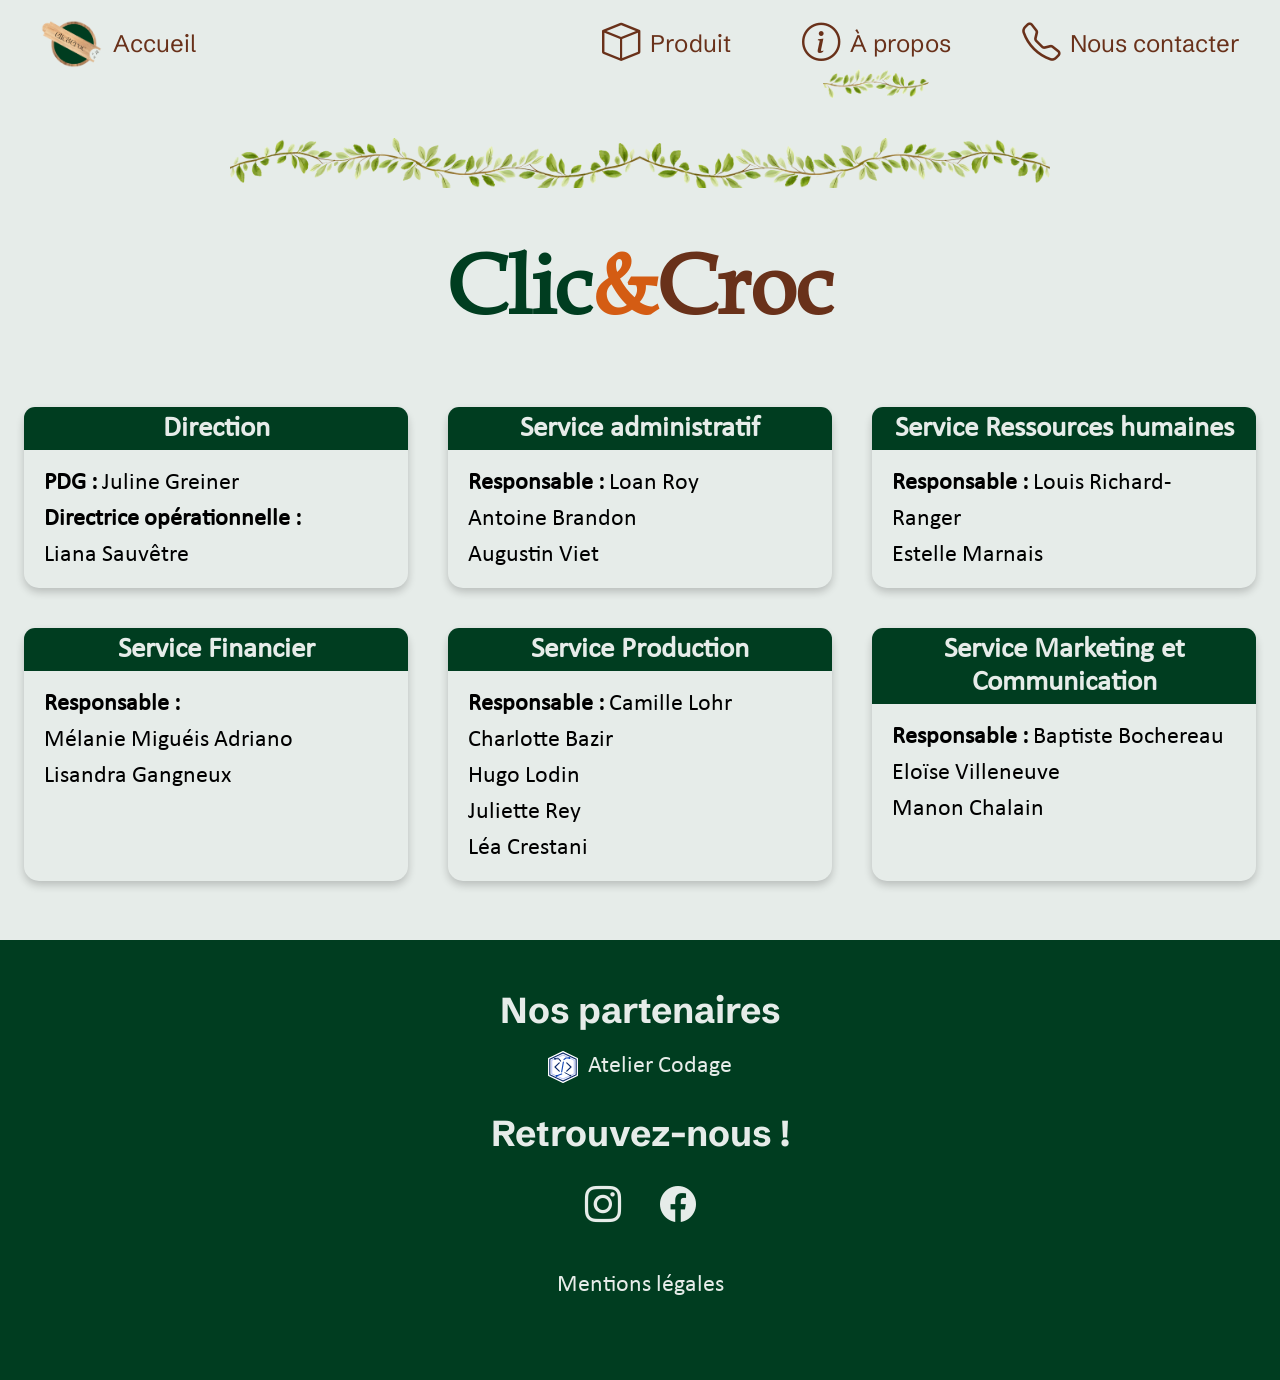
<file: pages/a-propos.html>
<!DOCTYPE html>
<html lang="fr">

<head>
    <meta charset="UTF-8">
    <meta name="viewport" content="width=device-width, initial-scale=1.0">
    <link rel="stylesheet" href="https://cdn.jsdelivr.net/npm/bootstrap-icons@1.13.1/font/bootstrap-icons.min.css">
    <link rel="preconnect" href="https://fonts.googleapis.com">
    <link rel="preconnect" href="https://fonts.gstatic.com" crossorigin>
    <link href="https://fonts.googleapis.com/css2?family=Schibsted+Grotesk:ital,wght@0,400..900;1,400..900&display=swap" rel="stylesheet">
    <link rel="stylesheet" href="../css/normalize.css">
    <link rel="stylesheet" href="../css/style.css">
    <title>À propos</title>
</head>

<body>
    
    <!-- Contenu du header : navigation ------------------------------------------------------------->
    <header>
        <nav class="nav">
                
            <!-- "Bouton" Menu (visible sur téléphone ; caché sur ordi) -->
            <input class="nav__checkbox" id="nav__checkbox" type="checkbox">

            <label for="nav__checkbox" class="nav__toggle"  aria-label="Ouvrir le menu">
                <i class="bi bi-list" aria-hidden="true"></i>
            </label>

            <!-- Liste du menu (affiché/caché sur téléphone ; visible sur ordi) -->
            <ul class="nav__ribbon">
                <li class="left">
                    <a href="../index.html">
                        <div>                            
                            <img class="logo" src="../images/logo.png" alt="Le logo de la mini-entreprise">
                            <span>Accueil</span>
                        </div>
                        <div class="underline"><img src="../images/soulignage-mini.png" alt="souligné"></div>
                    </a>
                </li>

                <li class="right">
                    <ul class="nav__list">
                        <li>
                            <a href="../pages/produit.html">
                                <div>
                                    <i class="bi bi-box"></i>
                                    <span>Produit</span>
                                </div>
                                <div class="underline"><img src="../images/soulignage-mini.png" alt="souligné"></div>
                            </a></li>
                        <li>
                            <a href="../pages/a-propos.html">
                                <div>
                                    <i class="bi bi-info-circle"></i>
                                    <span>À propos</span>
                                </div>                
                                <div class="active"><img src="../images/soulignage-mini.png" alt="souligné"></div>             
                            </a>
                        </li>
                        <li>
                            <a href="../pages/contact.html">
                                <div>
                                    <i class="bi bi-telephone"></i>
                                    <span>Nous contacter</span>
                                </div>
                                <div class="underline"><img src="../images/soulignage-mini.png" alt="souligné"></div>
                            </a>
                        </li>
                    </ul>
                </li>
            </ul>
        </nav>

        <div class="separation">
            <img class="sep1" src="../images/separation.png" alt="">
            <img class="sep2" src="../images/separation.png" alt="">
        </div>
    </header>
    
    <!-- Contenu du main : contenu général de la page, organisé par sections ------------------------>
    <main class="a-propos">
        <h2>
            <span class="name">
                <span class="vert">Clic</span><span class="orange">&</span><span class="marron">Croc</span>
            </span>
        </h2>
        <section class="organigramme">
            <section>
                <h3>Direction</h3>
                <div>
                    <p><span class="gras">PDG : </span>Juline&nbsp;Greiner</p>
                    <p><span class="gras">Directrice opérationnelle : </span>Liana&nbsp;Sauvêtre</p>
                </div>
            </section>
            <section>
                <h3>Service administratif</h3>
                <div>
                    <p><span class="gras">Responsable : </span> Loan&nbsp;Roy</p>
                    <p>Antoine&nbsp;Brandon</p>
                    <p>Augustin&nbsp;Viet</p>
                </div>
            </section>
            <section>
                <h3>Service Ressources humaines</h3>
                <div>
                    <p><span class="gras">Responsable : </span>Louis&nbsp;Richard-Ranger</p>
                    <p>Estelle&nbsp;Marnais</p>
                </div>
            </section>
            <section>
                <h3>Service Financier</h3>
                <div>
                    <p><span class="gras">Responsable : </span>Mélanie&nbsp;Miguéis&nbsp;Adriano</p>
                    <p>Lisandra&nbsp;Gangneux</p>
                </div>
            </section>
            <section>
                <h3>Service Production</h3>
                <div>
                    <p><span class="gras">Responsable : </span>Camille&nbsp;Lohr</p>
                    <p>Charlotte&nbsp;Bazir</p>
                    <p>Hugo&nbsp;Lodin</p>
                    <p>Juliette&nbsp;Rey</p>
                    <p>Léa&nbsp;Crestani</p>
                </div>
            </section>
            <section>
                <h3>Service Marketing et Communication</h3>
                <div>
                    <p><span class="gras">Responsable : </span>Baptiste&nbsp;Bochereau</p>
                    <p>Eloïse&nbsp;Villeneuve</p>
                    <p>Manon&nbsp;Chalain</p>
                </div>
            </section>
        </section>
    </main>
    
    <!-- Contenu du footer : bandeau de mentions légales -------------------------------------------->
    <footer>
        <section class="partenaires">
            <h2>Nos partenaires</h2>
            <ul class="partenaires__list">
                <li>
                    <img src="../images/logo-atelier.svg" alt="">
                    <span>Atelier Codage</span>
                </li>
            </ul>
        </section>
        
        <section class="reseaux">
            <h2>Retrouvez-nous !</h2>
            <ul class="reseaux__list">
                <li>
                    <a href="https://www.instagram.com/mini_entreprise_alcuin/" target="_blank" rel="noopener noreferrer">
                        <i class="bi bi-instagram"></i>
                    </a>
                </li>
                <li>
                    <a href="https://www.facebook.com/Mini.Alcuin" target="_blank" rel="noopener noreferrer">
                        <i class="bi bi-facebook"></i>
                    </a>
                </li>
            </ul>
        </section>
        
        <section>
            <a class="mentions" href="../pages/mentions-legales.html" target="_blank">Mentions légales</a>
        </section>
    </footer>
</body>
</html>
</file>
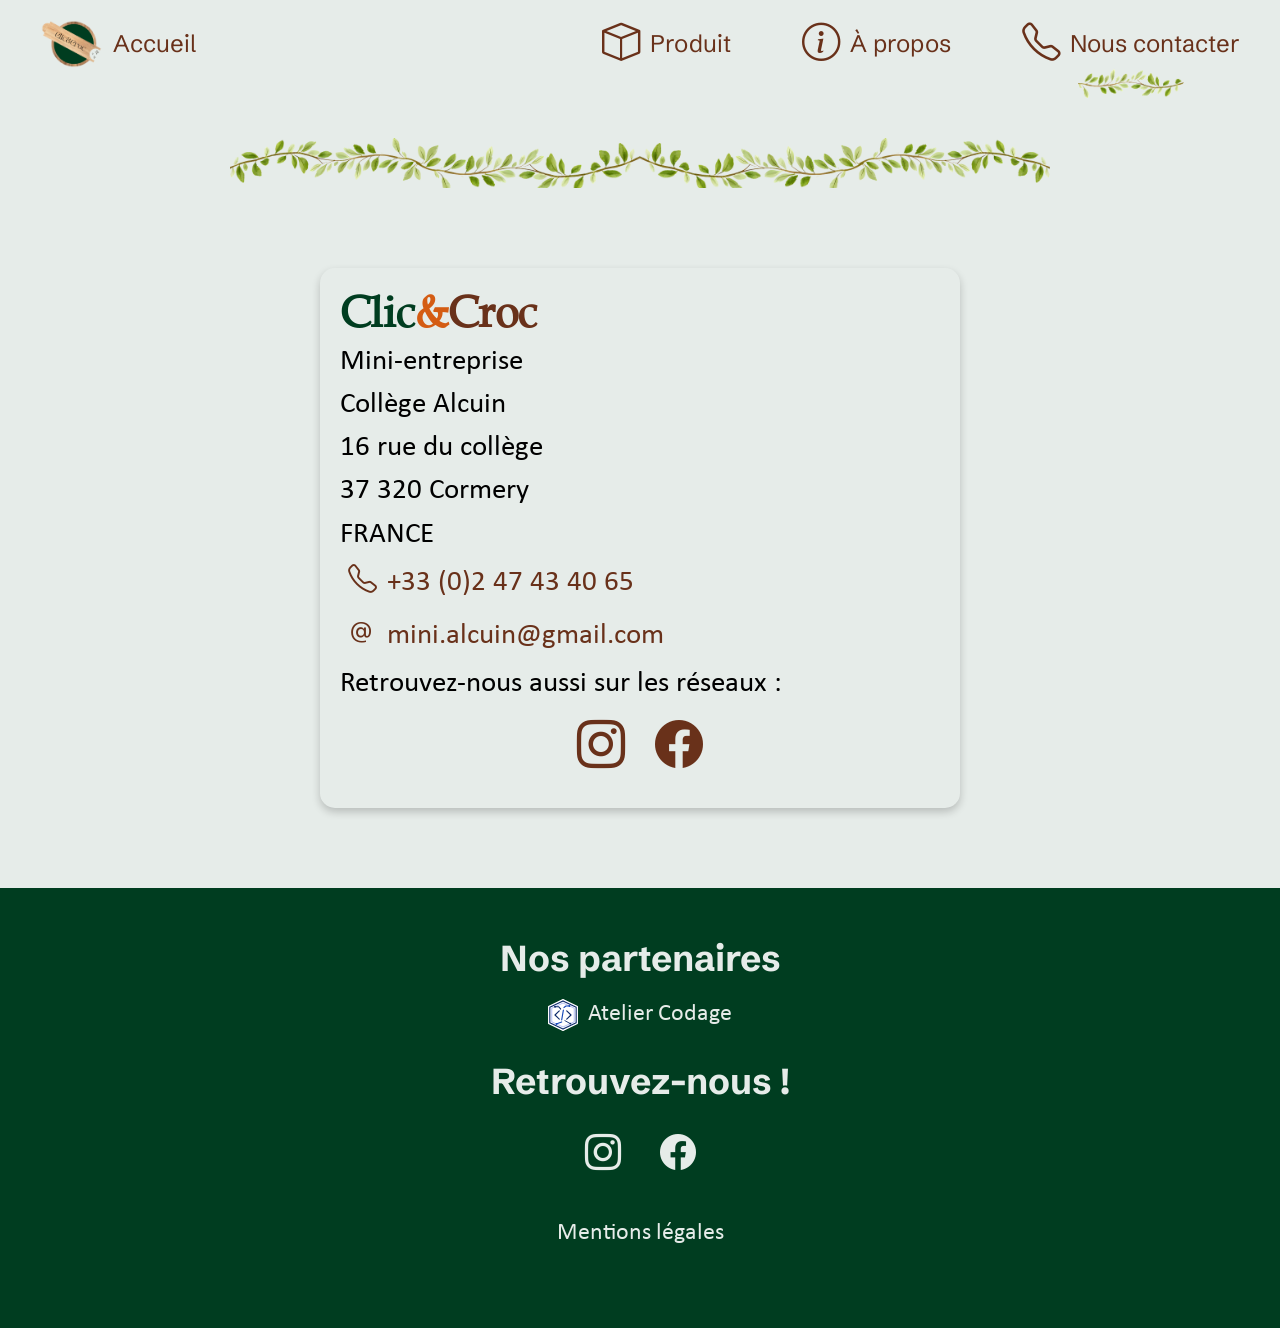
<file: pages/contact.html>
<!DOCTYPE html>
<html lang="fr">

<head>
    <meta charset="UTF-8">
    <meta name="viewport" content="width=device-width, initial-scale=1.0">
    <link rel="stylesheet" href="https://cdn.jsdelivr.net/npm/bootstrap-icons@1.13.1/font/bootstrap-icons.min.css">
    <link rel="preconnect" href="https://fonts.googleapis.com">
    <link rel="preconnect" href="https://fonts.gstatic.com" crossorigin>
    <link href="https://fonts.googleapis.com/css2?family=Schibsted+Grotesk:ital,wght@0,400..900;1,400..900&display=swap" rel="stylesheet">
    <link rel="stylesheet" href="../css/normalize.css">
    <link rel="stylesheet" href="../css/style.css">
    <title>Contact</title>
</head>

<body>
    
    <!-- Contenu du header : navigation ------------------------------------------------------------->
    <header>
        <nav class="nav">
                
            <!-- "Bouton" Menu (visible sur téléphone ; caché sur ordi) -->
            <input class="nav__checkbox" id="nav__checkbox" type="checkbox">

            <label for="nav__checkbox" class="nav__toggle"  aria-label="Ouvrir le menu">
                <i class="bi bi-list" aria-hidden="true"></i>
            </label>

            <!-- Liste du menu (affiché/caché sur téléphone ; visible sur ordi) -->
            <ul class="nav__ribbon">
                <li class="left">
                    <a href="../index.html">
                        <div>                            
                            <img class="logo" src="../images/logo.png" alt="Le logo de la mini-entreprise">
                            <span>Accueil</span>
                        </div>
                        <div class="underline"><img src="../images/soulignage-mini.png" alt="souligné"></div>
                    </a>
                </li>

                <li class="right">
                    <ul class="nav__list">
                        <li>
                            <a href="../pages/produit.html">
                                <div>
                                    <i class="bi bi-box"></i>
                                    <span>Produit</span>
                                </div>
                                <div class="underline"><img src="../images/soulignage-mini.png" alt="souligné"></div>
                            </a></li>
                        <li>
                            <a href="../pages/a-propos.html">
                                <div>
                                    <i class="bi bi-info-circle"></i>
                                    <span>À propos</span>
                                </div>                
                                <div class="underline"><img src="../images/soulignage-mini.png" alt="souligné"></div>             
                            </a>
                        </li>
                        <li>
                            <a href="../pages/contact.html">
                                <div>
                                    <i class="bi bi-telephone"></i>
                                    <span>Nous contacter</span>
                                </div>
                                <div class="active"><img src="../images/soulignage-mini.png" alt="souligné"></div>
                            </a>
                        </li>
                    </ul>
                </li>
            </ul>
        </nav>

        <div class="separation">
            <img class="sep1" src="../images/separation.png" alt="">
            <img class="sep2" src="../images/separation.png" alt="">
        </div>
    </header>
    
    <!-- Contenu du main : contenu général de la page, organisé par sections ------------------------>
    <main class="contact">
        <h3 class="name">
            <span class="vert">Clic</span><span class="orange">&</span><span class="marron">Croc</span>
        </h3>

        <div>
            Mini-entreprise
        </div>

        <address class="adresse">
            <div>Collège Alcuin</div>
            <div>16 rue du collège</div>
            <div>37 320 Cormery</div>
            <div>FRANCE</div>
        </address>

        <a href="tel:+33247434065">
            <i class="bi bi-telephone"></i>
            <span>+33 (0)2 47 43 40 65</span>
        </a>

        <a href="mailto:mini.alcuin@gmail.com">
            <i class="bi bi-at"></i>
            <span>mini.alcuin@gmail.com</span>
        </a>

        <p>Retrouvez-nous aussi sur les réseaux :</p>

        <div class="reseaux">
            <a href="https://instagram.com/mini_entreprise_alcuin" target="_blank">
                <i class="bi bi-instagram"></i>
            </a>
            <a href="https://facebook.com/Mini.Alcuin" target="_blank">
                <i class="bi bi-facebook"></i>
            </a>
        </div>
    </main>
    
    <!-- Contenu du footer : bandeau de mentions légales -------------------------------------------->
    <footer>
        <section class="partenaires">
            <h2>Nos partenaires</h2>
            <ul class="partenaires__list">
                <li>
                    <img src="../images/logo-atelier.svg" alt="">
                    <span>Atelier Codage</span>
                </li>
            </ul>
        </section>
        
        <section class="reseaux">
            <h2>Retrouvez-nous !</h2>
            <ul class="reseaux__list">
                <li>
                    <a href="https://www.instagram.com/mini_entreprise_alcuin/" target="_blank" rel="noopener noreferrer">
                        <i class="bi bi-instagram"></i>
                    </a>
                </li>
                <li>
                    <a href="https://www.facebook.com/Mini.Alcuin" target="_blank" rel="noopener noreferrer">
                        <i class="bi bi-facebook"></i>
                    </a>
                </li>
            </ul>
        </section>
        
        <section>
            <a class="mentions" href="../pages/mentions-legales.html" target="_blank">Mentions légales</a>
        </section>
    </footer>
</body>
</html>
</file>
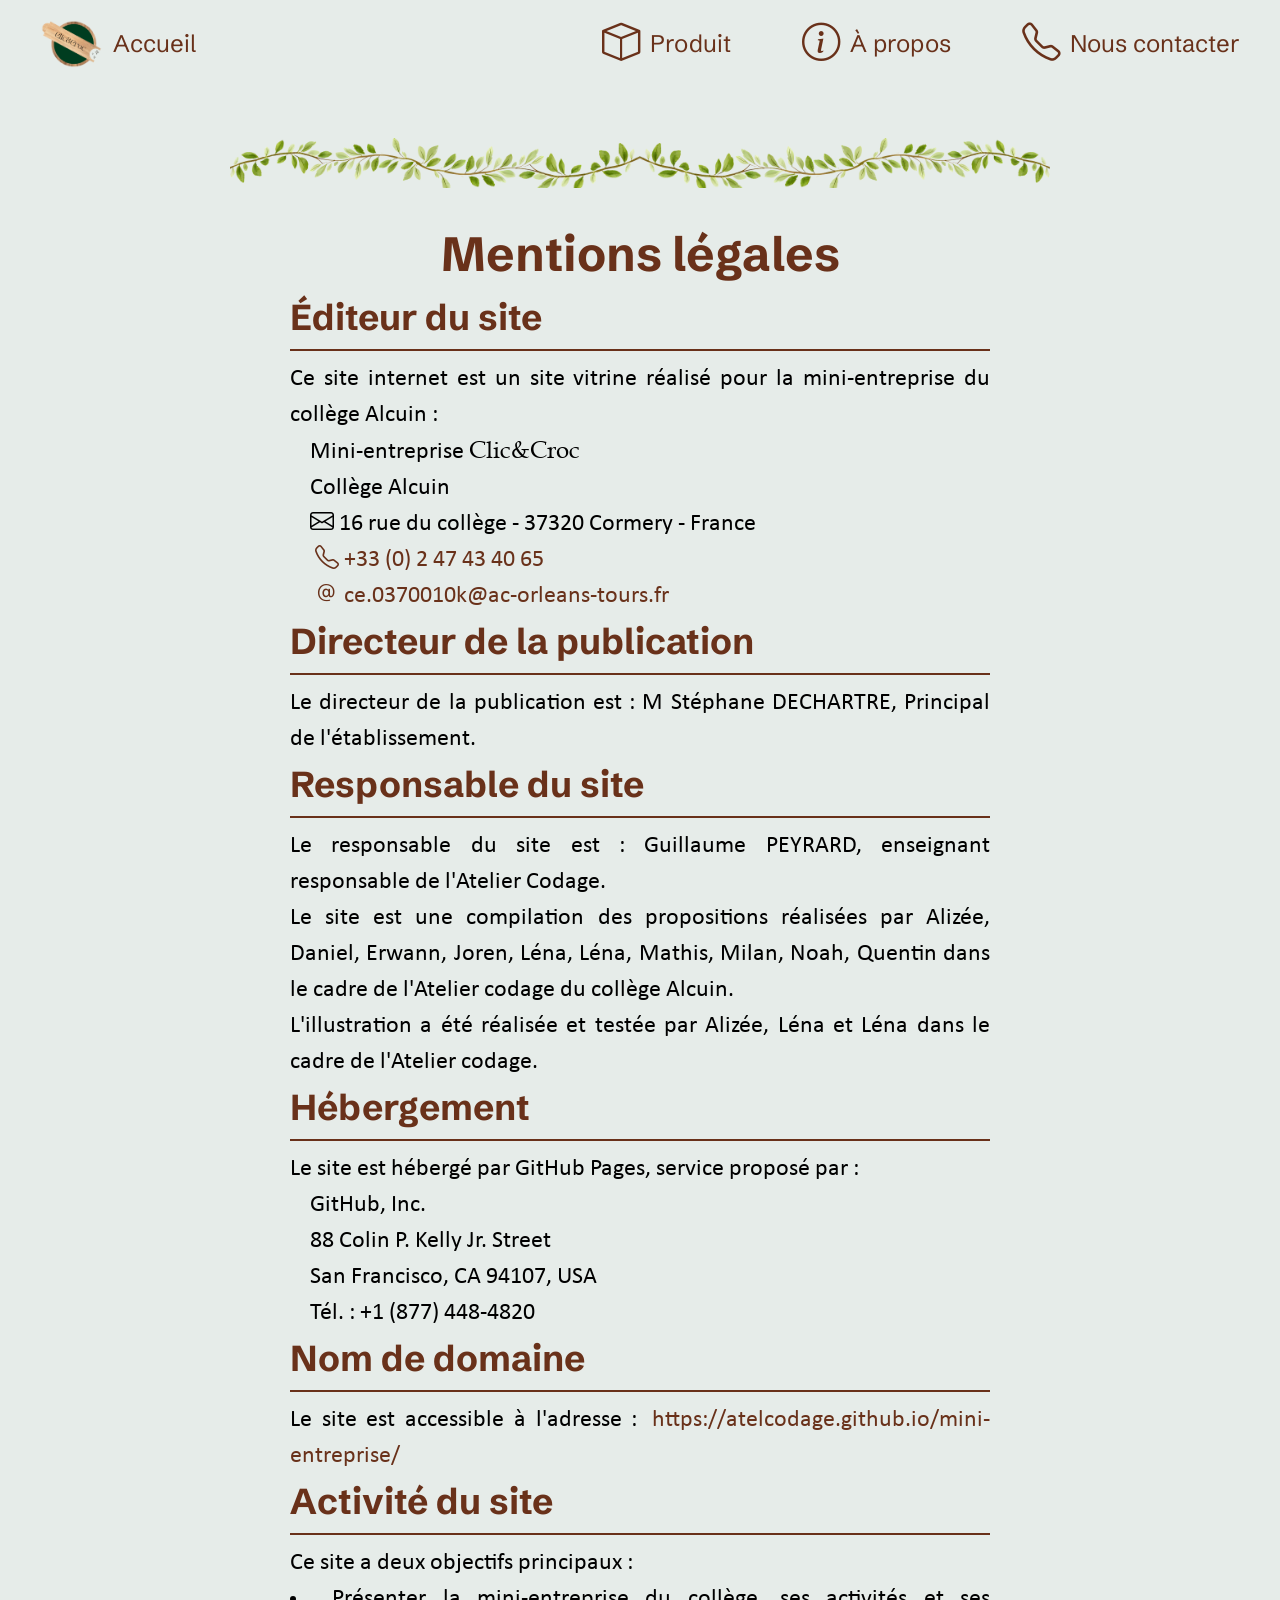
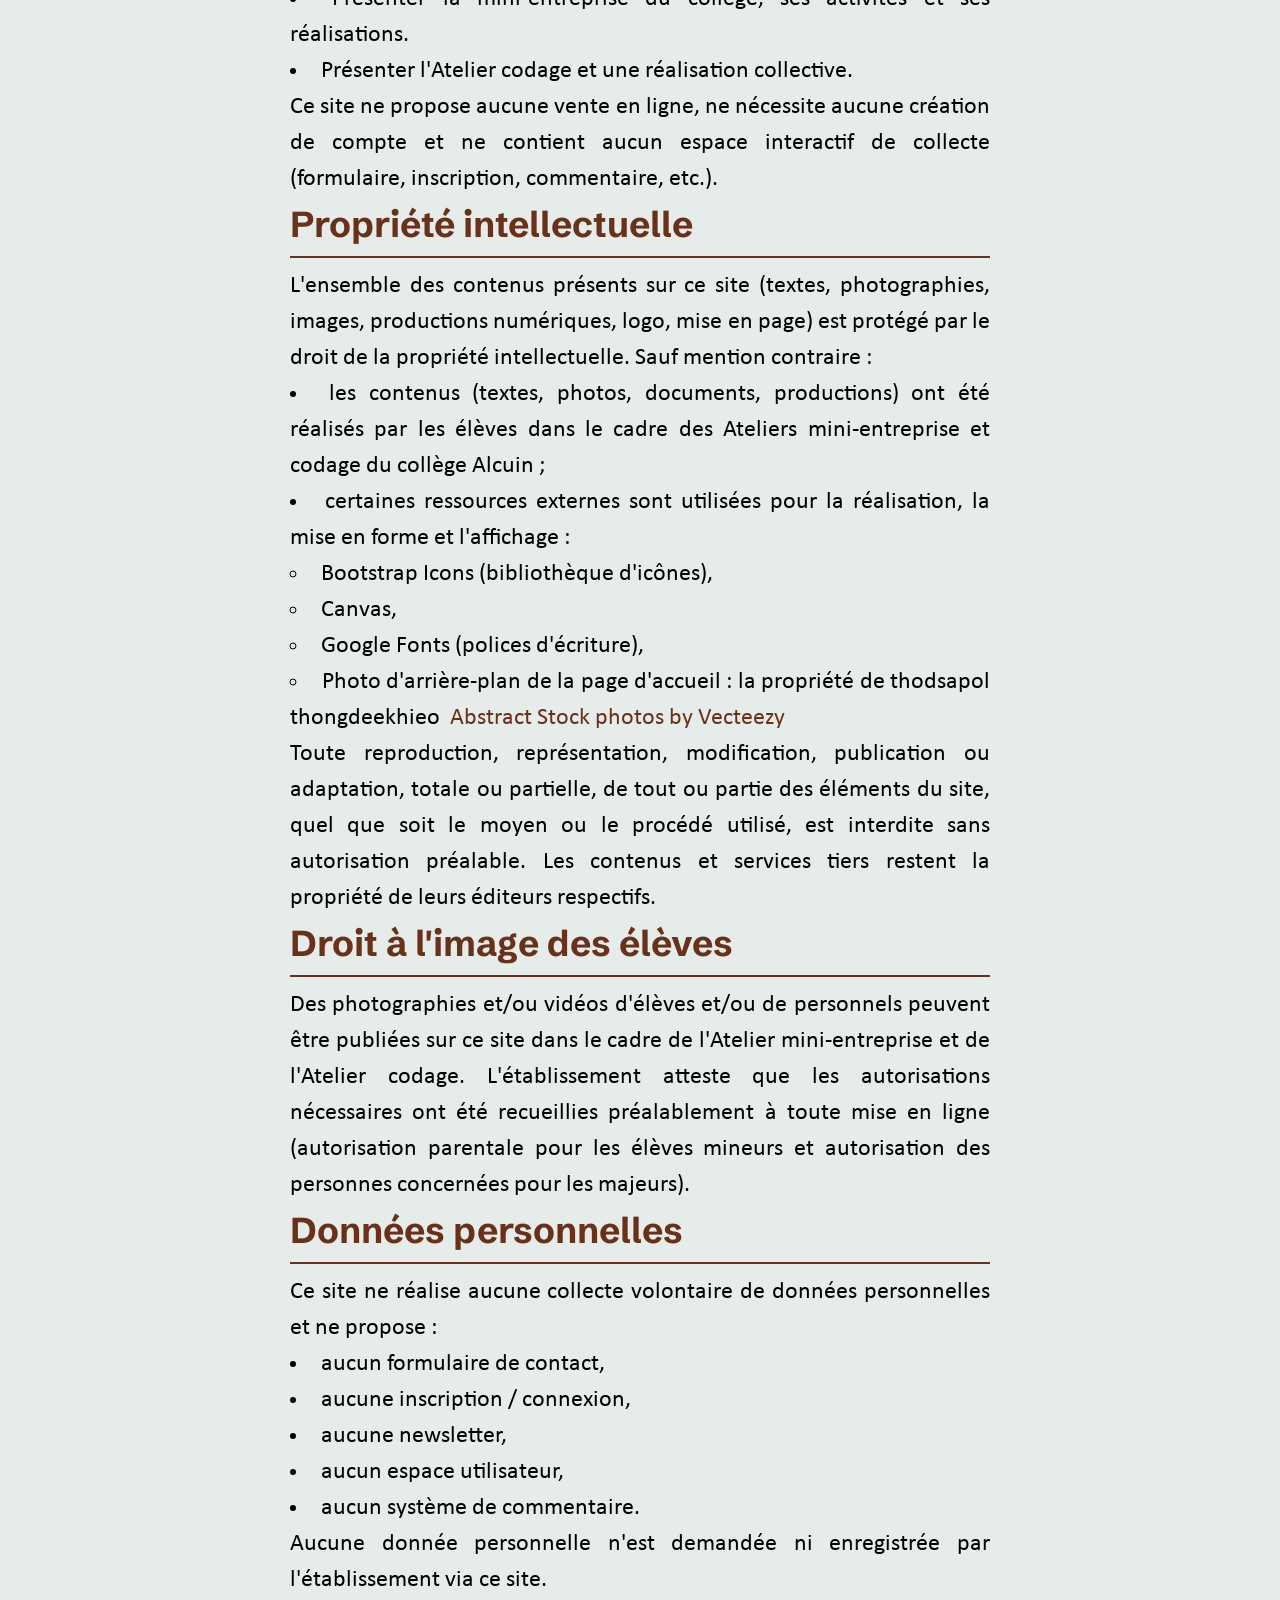
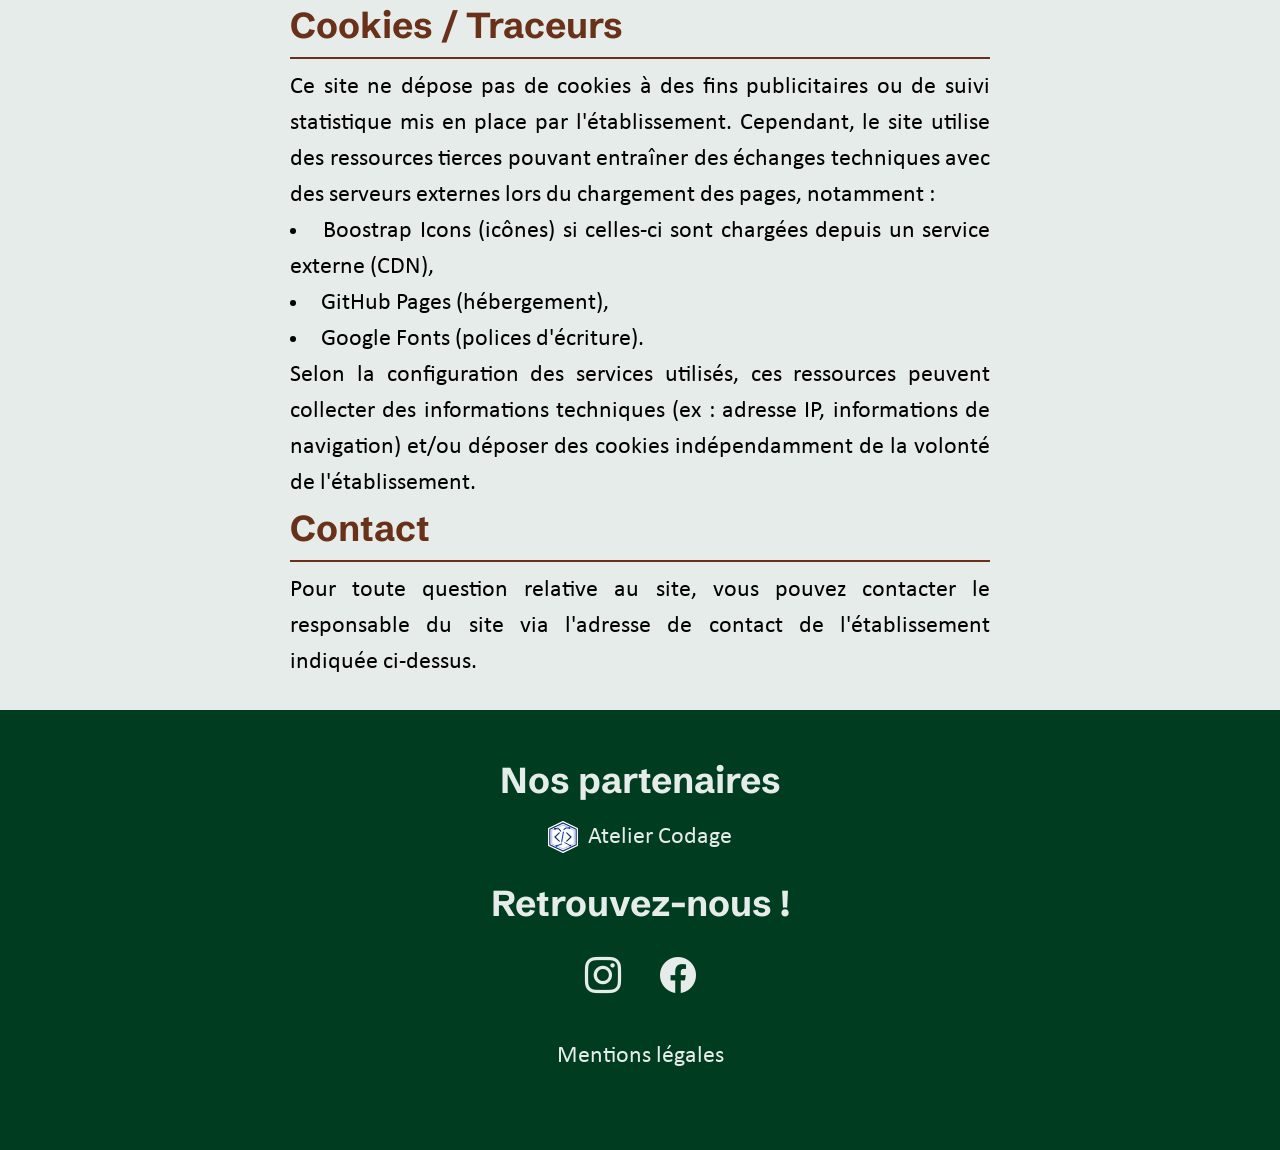
<file: pages/mentions-legales.html>
<!DOCTYPE html>
<html lang="fr">

<head>
    <meta charset="UTF-8">
    <meta name="viewport" content="width=device-width, initial-scale=1.0">
    <link rel="stylesheet" href="https://cdn.jsdelivr.net/npm/bootstrap-icons@1.13.1/font/bootstrap-icons.min.css">
    <link rel="preconnect" href="https://fonts.googleapis.com">
    <link rel="preconnect" href="https://fonts.gstatic.com" crossorigin>
    <link href="https://fonts.googleapis.com/css2?family=Schibsted+Grotesk:ital,wght@0,400..900;1,400..900&display=swap" rel="stylesheet">
    <link rel="stylesheet" href="../css/normalize.css">
    <link rel="stylesheet" href="../css/style.css">
    <title>Mentions légales</title>
</head>

<body>

    <!-- Contenu du header : navigation ------------------------------------------------------------->
    <header>
        <nav class="nav">
                
            <!-- "Bouton" Menu (visible sur téléphone ; caché sur ordi) -->
            <input class="nav__checkbox" id="nav__checkbox" type="checkbox">

            <label for="nav__checkbox" class="nav__toggle"  aria-label="Ouvrir le menu">
                <i class="bi bi-list" aria-hidden="true"></i>
            </label>

            <!-- Liste du menu (affiché/caché sur téléphone ; visible sur ordi) -->
            <ul class="nav__ribbon">
                <li class="left">
                    <a href="../index.html">
                        <div>                            
                            <img class="logo" src="../images/logo.png" alt="Le logo de la mini-entreprise">
                            <span>Accueil</span>
                        </div>
                        <div class="underline"><img src="../images/soulignage-mini.png" alt="souligné"></div>
                    </a>
                </li>

                <li class="right">
                    <ul class="nav__list">
                        <li>
                            <a href="../pages/produit.html">
                                <div>
                                    <i class="bi bi-box"></i>
                                    <span>Produit</span>
                                </div>
                                <div class="underline"><img src="../images/soulignage-mini.png" alt="souligné"></div>
                            </a></li>
                        <li>
                            <a href="../pages/a-propos.html">
                                <div>
                                    <i class="bi bi-info-circle"></i>
                                    <span>À propos</span>
                                </div>                
                                <div class="underline"><img src="../images/soulignage-mini.png" alt="souligné"></div>             
                            </a>
                        </li>
                        <li>
                            <a href="../pages/contact.html">
                                <div>
                                    <i class="bi bi-telephone"></i>
                                    <span>Nous contacter</span>
                                </div>
                                <div class="underline"><img src="../images/soulignage-mini.png" alt="souligné"></div>
                            </a>
                        </li>
                    </ul>
                </li>
            </ul>
        </nav>

        <div class="separation">
            <img class="sep1" src="../images/separation.png" alt="">
            <img class="sep2" src="../images/separation.png" alt="">
        </div>
    </header>

    <!-- Contenu du main : contenu général de la page, organisé par sections ------------------------>
    <main class="mentions">
        <h1>Mentions légales</h1>

        <!-- Section -------------------------------------------------------------------------------->
        <section>
            <h2>Éditeur du site</h2>
            <p>Ce site internet est un site vitrine réalisé pour la mini-entreprise du collège Alcuin :</p>
            <address>
                Mini-entreprise
                <span class="company-name">
                    <span class="vert">Clic</span><span class="orange">&</span><span class="marron">Croc</span>
                </span><br>
                Collège Alcuin<br>
                <i class="bi bi-envelope"></i> 16 rue du collège - 37320 Cormery - France<br>
                <a href="tel:+33247434065">
                    <i class="bi bi-telephone"></i>
                    +33 (0) 2 47 43 40 65
                </a><br>
                <a href="mailto:ce.0370010k@ac-orleans-tours.fr">
                    <i class="bi bi-at"></i>
                    ce.0370010k@ac-orleans-tours.fr
                </a>
            </address>
        </section>

        <!-- Section -------------------------------------------------------------------------------->
        <section>
            <h2>Directeur de la publication</h2>
            <p>Le directeur de la publication est : M Stéphane DECHARTRE, Principal de l'établissement.</p>
        </section>

        <!-- Section -------------------------------------------------------------------------------->
        <section>
            <h2>Responsable du site</h2>
            <p>
                Le responsable du site est : Guillaume PEYRARD, enseignant responsable de l'Atelier Codage.
            </p>
            <p>
                Le site est une compilation des propositions réalisées par Alizée, Daniel, Erwann, Joren,
                Léna, Léna, Mathis, Milan, Noah, Quentin dans le cadre de l'Atelier codage du collège Alcuin.
            </p>
            <p>
                L'illustration a été réalisée et testée par Alizée, Léna et Léna dans le cadre de
                l'Atelier codage.
            </p>
        </section>

        <!-- Section -------------------------------------------------------------------------------->
        <section>
            <h2>Hébergement</h2>
            <p>Le site est hébergé par GitHub Pages, service proposé par :</p>
            <address>
                GitHub, Inc.<br>
                88 Colin P. Kelly Jr. Street<br>
                San Francisco, CA 94107, USA<br>
                Tél. : +1 (877) 448-4820
            </address>
        </section>

        <!-- Section -------------------------------------------------------------------------------->
        <section>
            <h2>Nom de domaine</h2>
            <p>
                Le site est accessible à l'adresse :
                <a href="https://atelcodage.github.io/mini-entreprise/">
                    https://atelcodage.github.io/mini-entreprise/
                </a>
            </p>
        </section>

        <!-- Section -------------------------------------------------------------------------------->
        <section>
            <h2>Activité du site</h2>
            <p>
                Ce site a deux objectifs principaux :
            </p>
            <ul>
                <li>Présenter la mini-entreprise du collège, ses activités et ses réalisations.</li>
                <li>Présenter l'Atelier codage et une réalisation collective.</li>
            </ul>
            <p>
                Ce site ne propose aucune vente en ligne, ne nécessite aucune création de compte et ne contient
                aucun espace interactif de collecte (formulaire, inscription, commentaire, etc.).
            </p>
        </section>

        <!-- Section -------------------------------------------------------------------------------->
        <section>
            <h2>Propriété intellectuelle</h2>
            <p>L'ensemble des contenus présents sur ce site (textes, photographies, images, productions
                numériques, logo, mise en page) est protégé par le droit de la propriété intellectuelle.
                Sauf mention contraire :
            </p>
            <ul>
                <li>
                    les contenus (textes, photos, documents, productions) ont été réalisés par les élèves
                    dans le cadre des Ateliers mini-entreprise et codage du collège Alcuin ;
                </li>
                <li>
                    certaines ressources externes sont utilisées pour la réalisation, la mise en forme et l'affichage :
                    <ul>
                        <li>Bootstrap Icons (bibliothèque d'icônes),</li>
                        <li>Canvas,</li>
                        <li>Google Fonts (polices d'écriture),</li>
                        <li>Photo d'arrière-plan de la page d'accueil : la propriété de thodsapol thongdeekhieo <a href="https://www.vecteezy.com/free-photos/abstract">Abstract Stock photos by Vecteezy</a></li>
                    </ul>
                </li>
            </ul>
            <p>
                Toute reproduction, représentation, modification, publication ou adaptation, totale ou
                partielle, de tout ou partie des éléments du site, quel que soit le moyen ou le procédé
                utilisé, est interdite sans autorisation préalable. Les contenus et services tiers
                restent la propriété de leurs éditeurs respectifs.
            </p>
        </section>

        <!-- Section -------------------------------------------------------------------------------->
        <section>
            <h2>Droit à l'image des élèves</h2>
            <p>
                Des photographies et/ou vidéos d'élèves et/ou de personnels peuvent être publiées sur ce
                site dans le cadre de l'Atelier mini-entreprise et de l'Atelier codage. L'établissement
                atteste que les autorisations nécessaires ont été recueillies préalablement à toute mise
                en ligne (autorisation parentale pour les élèves mineurs et autorisation des personnes
                concernées pour les majeurs).
            </p>
        </section>

        <!-- Section -------------------------------------------------------------------------------->
        <section>
            <h2>Données personnelles</h2>
            <p>Ce site ne réalise aucune collecte volontaire de données personnelles et ne propose :</p>
            <ul>
                <li>aucun formulaire de contact,</li>
                <li>aucune inscription / connexion,</li>
                <li>aucune newsletter,</li>
                <li>aucun espace utilisateur,</li>
                <li>aucun système de commentaire.</li>
            </ul>
            <p>Aucune donnée personnelle n'est demandée ni enregistrée par l'établissement via ce site.</p>
        </section>

        <!-- Section -------------------------------------------------------------------------------->
        <section>
            <h2>Cookies / Traceurs</h2>
            <p>
                Ce site ne dépose pas de cookies à des fins publicitaires ou de suivi statistique mis en
                place par l'établissement. Cependant, le site utilise des ressources tierces pouvant
                entraîner des échanges techniques avec des serveurs externes lors du chargement des pages,
                notamment :
            </p>
            <ul>
                <li>Boostrap Icons (icônes) si celles-ci sont chargées depuis un service externe (CDN),</li>
                <li>GitHub Pages (hébergement),</li>
                <li>Google Fonts (polices d'écriture).</li>
            </ul>
            <p>
                Selon la configuration des services utilisés, ces ressources peuvent collecter des
                informations techniques (ex : adresse IP, informations de navigation) et/ou déposer
                des cookies indépendamment de la volonté de l'établissement.
            </p>
        </section>

        <!-- Section -------------------------------------------------------------------------------->
        <section>
            <h2>Contact</h2>
            <p>
                Pour toute question relative au site, vous pouvez contacter le responsable du site via
                l'adresse de contact de l'établissement indiquée ci-dessus.
            </p>
        </section>
    </main>

    <!-- Contenu du footer : bandeau de mentions légales -------------------------------------------->
    <footer>
        <section class="partenaires">
            <h2>Nos partenaires</h2>
            <ul class="partenaires__list">
                <li>
                    <img src="../images/logo-atelier.svg" alt="">
                    <span>Atelier Codage</span>
                </li>
            </ul>
        </section>
        
        <section class="reseaux">
            <h2>Retrouvez-nous !</h2>
            <ul class="reseaux__list">
                <li>
                    <a href="https://www.instagram.com/mini_entreprise_alcuin/" target="_blank" rel="noopener noreferrer">
                        <i class="bi bi-instagram"></i>
                    </a>
                </li>
                <li>
                    <a href="https://www.facebook.com/Mini.Alcuin" target="_blank" rel="noopener noreferrer">
                        <i class="bi bi-facebook"></i>
                    </a>
                </li>
            </ul>
        </section>
        
        <section>
            <a class="mentions" href="../pages/mentions-legales.html" target="_blank">Mentions légales</a>
        </section>
    </footer>
</body>
</html>
</file>
<file: css/style.css>
/* ------------------------------------------- POLICES D'ÉCRITURE ------------------------------------------ */
@font-face {
    font-family: "Book Antiqua";
    src: url("../fonts/book-antiqua.ttf");
    font-display: swap;
}

@font-face {
    font-family: "Calibri";
    src: url("../fonts/calibri.ttf");
    font-display: swap;
}


/* ----------------------------------------------- VARIABLES ----------------------------------------------- */
:root {
    --marron: rgba(105, 49, 26);
    --vert: rgba(0, 61, 32);
    --orange: rgba(212, 92, 19);
    --near-white: rgb(230, 236, 233);
}

* {
    margin: 0;
    padding: 0;
    box-sizing: border-box;
}

html {
    font-size: clamp(1rem, 2vw, 1.5rem);
    font-family: "Calibri", sans-serif;
}

body {
    background-color: var(--near-white);
}


/* -------------------------------- GESTION DU MENU SMARTPHONE / ORDINATEUR -------------------------------- */
.nav {
    color: var(--marron);
    padding-top: 10px;
}

.nav__list {
    display: flex;
    flex-wrap: nowrap;
    gap: 4vw;
    list-style: none;
}

.nav__checkbox {
    display: none;
}

.nav__toggle {
    padding: 10px;
    list-style: none;
    border: none;
    cursor: pointer;
}

.nav__toggle i {
    color: var(--marron);
}

.nav__ribbon {
    display: flex;
    flex-wrap: nowrap;
    justify-content: space-between;
    align-items: center;
    padding: 0 30px;
}

.left {
    justify-content: center;
    align-items: center;
    list-style: none;
}

.left a {
    display: flex;
}

.left, .nav__list li {
    display: flex;
    flex-direction: column;
    align-items: center;
}

.right {
    display: flex;
    gap: 2em;
    justify-content: flex-end;
}

.nav__list i, .nav__toggle i, .left .logo {
    font-size: 1.6rem;
    height: 2rem;
}

.nav__list a div:first-child, .left a div:first-child {
    display: flex;
    align-items: center;
    margin: 0;
}

.left a, .nav__list a {
    display: flex;
    align-items: center;
    flex-direction: column;
    text-decoration: none;
    color: var(--marron);
    padding: 10px;
    border-radius: 50px;
    font-family: "Schibsted Grotesk", sans-serif;
}

.left a > div:first-child, .nav__list a > div:first-child {
    display: flex;
    flex-wrap: nowrap;
    gap: 10px;
    align-items: center;
}

.underline, .active {
    height: 60px;
}

.active img {
    height: 30px;
}

.underline img {
    visibility: hidden;
}

.nav__list a:hover img, .left a:hover img {
    visibility: visible;
}

.underline img {
    display: block;
    height: 30px;
}

.separation {
    max-height: 50px;
    max-width: 95vw;
    display: flex;
    flex-wrap: nowrap;
    gap: 0;
    margin: auto;
    width: fit-content;
}

.sep1, .sep2 {
    max-width: 50%;
    max-height: 50px;
}

.sep2 {
    transform: scaleX(-1);
}

/* Spécifique smartphone ----------------------------------------------------- */
@media screen and (max-width: 767px) {
    .nav {
        padding: 0;
    }

    .nav__toggle {
        display: flex;
        align-items: center;
        justify-content: flex-start;
        cursor: pointer;
    }

    .nav__ribbon {
        display: none;
        flex-direction: column;
        align-items: stretch;
        gap: 0;
        width: 100%;
        padding: 0;
    }

    .nav__checkbox:checked ~.nav__ribbon {
        display: flex;
    }

    .left, .nav__list li {
        width: 100%;
        justify-content: stretch;
        align-items: flex-start;
    }

    .left a, .nav__list a {
        width: 100%;
        align-items: flex-start;
    }

    .nav__list {
        flex-direction: column;
        align-items: flex-start;
        gap: 0;
        width: 100%;
    }

    .left img {
        background-color: var(--near-white);
    }

    .nav__ribbon .active, .nav__ribbon .underline  {
        display: none;
    }

    .nav__ribbon a:active {
        background-color: var(--marron);
        color: var(--near-white);
        border-radius: 0;
    }
}

/* Spécifique ordinateur ----------------------------------------------------- */
@media screen and (min-width: 768px) {
    .nav__toggle {
        display: none;
    }

    .nav__ribbon {
        display: flex;
        flex-direction: row;
        justify-content: space-between;
        align-items: center;
        padding: 0 30px;
    }

    .right {
        display: flex;
        gap: 2em;
        justify-content: flex-end;
        flex-direction: row;
    }

    .nav__list {
        display: flex;
        flex-direction: row;
    }
}

/* ------------------------------------------- MAIN ------------------------------------------ */
.name {
    font-family: "Book Antiqua", serif;
    font-weight: bold;
    font-size: 3.5rem;
}

.name .vert {
    color: var(--vert);
}

.name .orange {
    color: var(--orange);
}

.name .marron {
    color: var(--marron);
}

main p, main li {
    line-height: 1.5em;
}

main h3 {
    font-size: 4.2rem;
}

main h4 {
    font-size: 1.5rem;
    font-style: italic;
}

main .logo__coul1 {
    color: var(--marron);
}

main .logo__coul2 {
    color: var(--vert);
}

main .logo__coul3 {
    color: var(--orange);
}

main img {
    display: block;
    border-radius: 15px;
    text-align: center;
}

main ul {
    list-style-position: inside;
}

/* Main - Accueil ------------------------------------------ */
.accueil {
    display: flex;
    flex-wrap: wrap;
    gap: 3vw;
    width: 100%;
    align-items: center;
    margin: 40px 0;
    background: url("../images/bois.jpg") center;
    background-size: 100%;
    padding: 20px;
}

.accueil > * {
    width: 100%;
    min-width: 300px;
    max-width: 600px;
    box-shadow: 0 4px 8px rgb(0, 0, 0, 0.2);
    border-radius: 15px;
    margin: 30px auto;
    background-color: var(--near-white);
}

.accueil > div {
    padding: 15px;
}

.name-slogan {
    display: flex;
    flex-direction: column;
    align-items: center;
}

.accueil .text {
    display: flex;
    flex-direction: column;
    align-items: center;
    justify-content: center;
}

.accueil .logo {
    max-width: 80%;
}

.animation {
  text-align: center;
}

.animation span {
  opacity: 0;
  filter: blur(6px);
  transform: translateX(20px);
  animation: reveal 1s forwards;
  animation-delay: calc(var(--i) * 0.2s);
}

@keyframes reveal {
  to {
    opacity: 1;
    filter: blur(0);
    transform: translateX(0);
  }
}

/* Main - A Propos ------------------------------------------ */
.a-propos {
    display: flex;
    flex-direction: column;
    gap: 0;
    align-items: flex-start;
    margin: auto;
    font-size: 1rem;
}

.organigramme {
    display: flex;
    flex-wrap: wrap;
    justify-content: center;
    margin-bottom: 3vw;
}

.organigramme section {
    display: flex;
    flex-direction: column;
    gap: 15px;
    max-width: 700px;
    min-width: 320px;
    width: 30%;
    border-radius: 15px;
    box-shadow: 0 4px 8px rgba(0, 0, 0, 0.2);
    margin: 20px;
}

.a-propos h2 {
    font-size: 3rem;
    color: var(--marron);
    font-family: "Schibsted Grotesk", sans-serif;
    margin: 4vw auto;
    text-align: center;
}

.a-propos h3{
    padding: 5px;
    border-top-left-radius: 11px;
    border-top-right-radius: 11px;
    background-color: var(--vert);
    color: var(--near-white);
    text-align: center;
    font-size: 1.2rem;
    font-weight: bold;
    font-style: normal;
}

.a-propos section > div {
    padding: 0 15px 15px 15px;
}

.a-propos p {
    margin: 0 5px;
    font-size: 1rem;
}

.a-propos p span {
    font-weight: bold;
}

/* Main - Contact ------------------------------------------ */
main.contact {
    display: block;
    min-width: 320px;
    width: 50%;
    max-width: 800px;
    line-height: 1.5em;
    margin: 80px auto;
    padding: 20px;
    border-radius: 15px;
    box-shadow: 0 4px 8px rgba(0, 0, 0, 0.2);
    font-size: 1.2rem;
}

.contact h3 {
    font-size: 1.8rem;
    line-height: 1.2em; 
}

.contact address {
    font-style: normal;
}

.contact a {
    color: var(--marron);
    text-decoration: none;
    display: flex;
    align-items: center;
    gap: 10px;
    padding: 5px 8px;
    border-radius: 15px;
    width: fit-content;
}

.contact a:hover {
    background-color: var(--orange);
    color: var(--near-white);
}

.contact a:active {
    background-color: var(--vert);
    color: var(--near-white);
}

.details h2 {
    font-family: "Schibsted Grotesk", sans-serif;
    font-size: 1.3rem;
}

.contact .reseaux {
    display: flex;
    flex-wrap: nowrap;
    margin: auto;
    width: fit-content;
}

.contact .reseaux a {
    padding: 15px;
    font-size: 2rem;
}

/* Main - Produit ------------------------------------------ */
main.produit {
    display: flex;
    flex-wrap: wrap;
    gap: 20px;
    margin: 40px 3vw;
    justify-content: center;
    align-items: center;
}

.produit > * {
    min-width: 300px;
    max-width: 600px;
    width: 100%;
    margin: 1vw;
    border-radius: 15px;
    box-shadow: 0 4px 8px rgba(0, 0, 0, 0.2);
}

.produit > div {
    padding: 15px;
}

.produit h2 {
    font-size: 2em;
    text-align: center;
}

.produit h3 {
    font-size: 1.5em;
    margin-top: 20px;
}

.produit h4 {
    text-align: center;
    font-size: 1.2em;

}

p.description {
    text-align: justify;
}

/* ------------------------------------------- FOOTER ------------------------------------------ */
footer {
    display: block;
    color: var(--near-white);
    background-color: var(--vert);
    padding: 20px;
    padding-bottom: 50px;
}

footer > section {
    width: fit-content;
    margin: 30px auto;
}

footer > section h2 {
    font-family: "Schibsted Grotesk", sans-serif;
    font-size: 1.5rem;
    margin: 0 0 20px;
    padding: 0;
    text-align: center;
    font-weight: bold;
}

.partenaires__list, .reseaux__list {
    display: flex;
    list-style: none;
    justify-content: center;
    align-items: center;
    gap: 15px;
    margin: 0;
    padding: 0;
}

.partenaires__list > li, .reseaux__list li {
    display: flex;
    flex-wrap: nowrap;
    gap: 10px;
    align-items: center;
}

footer img {
    width: 30px;
}

footer a {
    color: var(--near-white);
    text-decoration: none;
    padding: 10px;
    border: 2px solid transparent;
}

footer i {
    font-size: 1.5rem;
}

footer a:hover {
    border-color: var(--near-white);
    border-radius: 10px;
}

footer a:active {
    background-color: var(--near-white);
    border-color: var(--near-white);
    color: var(--vert);
}

/* ------------------------------------------- MENTIONS LEGALES ------------------------------------------ */
main.mentions {
    display: block;
    margin: 30px auto;
    width: 90vw;
}

.mentions .company-name {
    font-family: "Book Antiqua", "serif";
    font-size: 1em;
}

main.mentions > section {
    width: 100%;
    max-width: 700px;
    margin: auto;
}

.mentions h1 {
    color: var(--marron);
    text-align: center;
    font-family: "Schibsted Grotesk", sans-serif;
    margin: auto;
}

.mentions h2 {
    color: var(--marron);
    padding-bottom: 5px;
    margin-bottom: 10px;
    border-bottom: 2px solid var(--marron);
    font-family: "Schibsted Grotesk", sans-serif;
}

.mentions address {
    font-style: normal;
    margin-left: 20px;
}

.mentions * {
    text-align: justify;
    line-height: 1.5em;
}

.mentions a {
    text-decoration: none;
    color: var(--marron);
    padding: 3px 5px;
}

.mentions a:hover {
    color: var(--orange);
}

.mentions a:active {
    color: var(--near-white);
    background-color: var(--marron);
}
</file>
